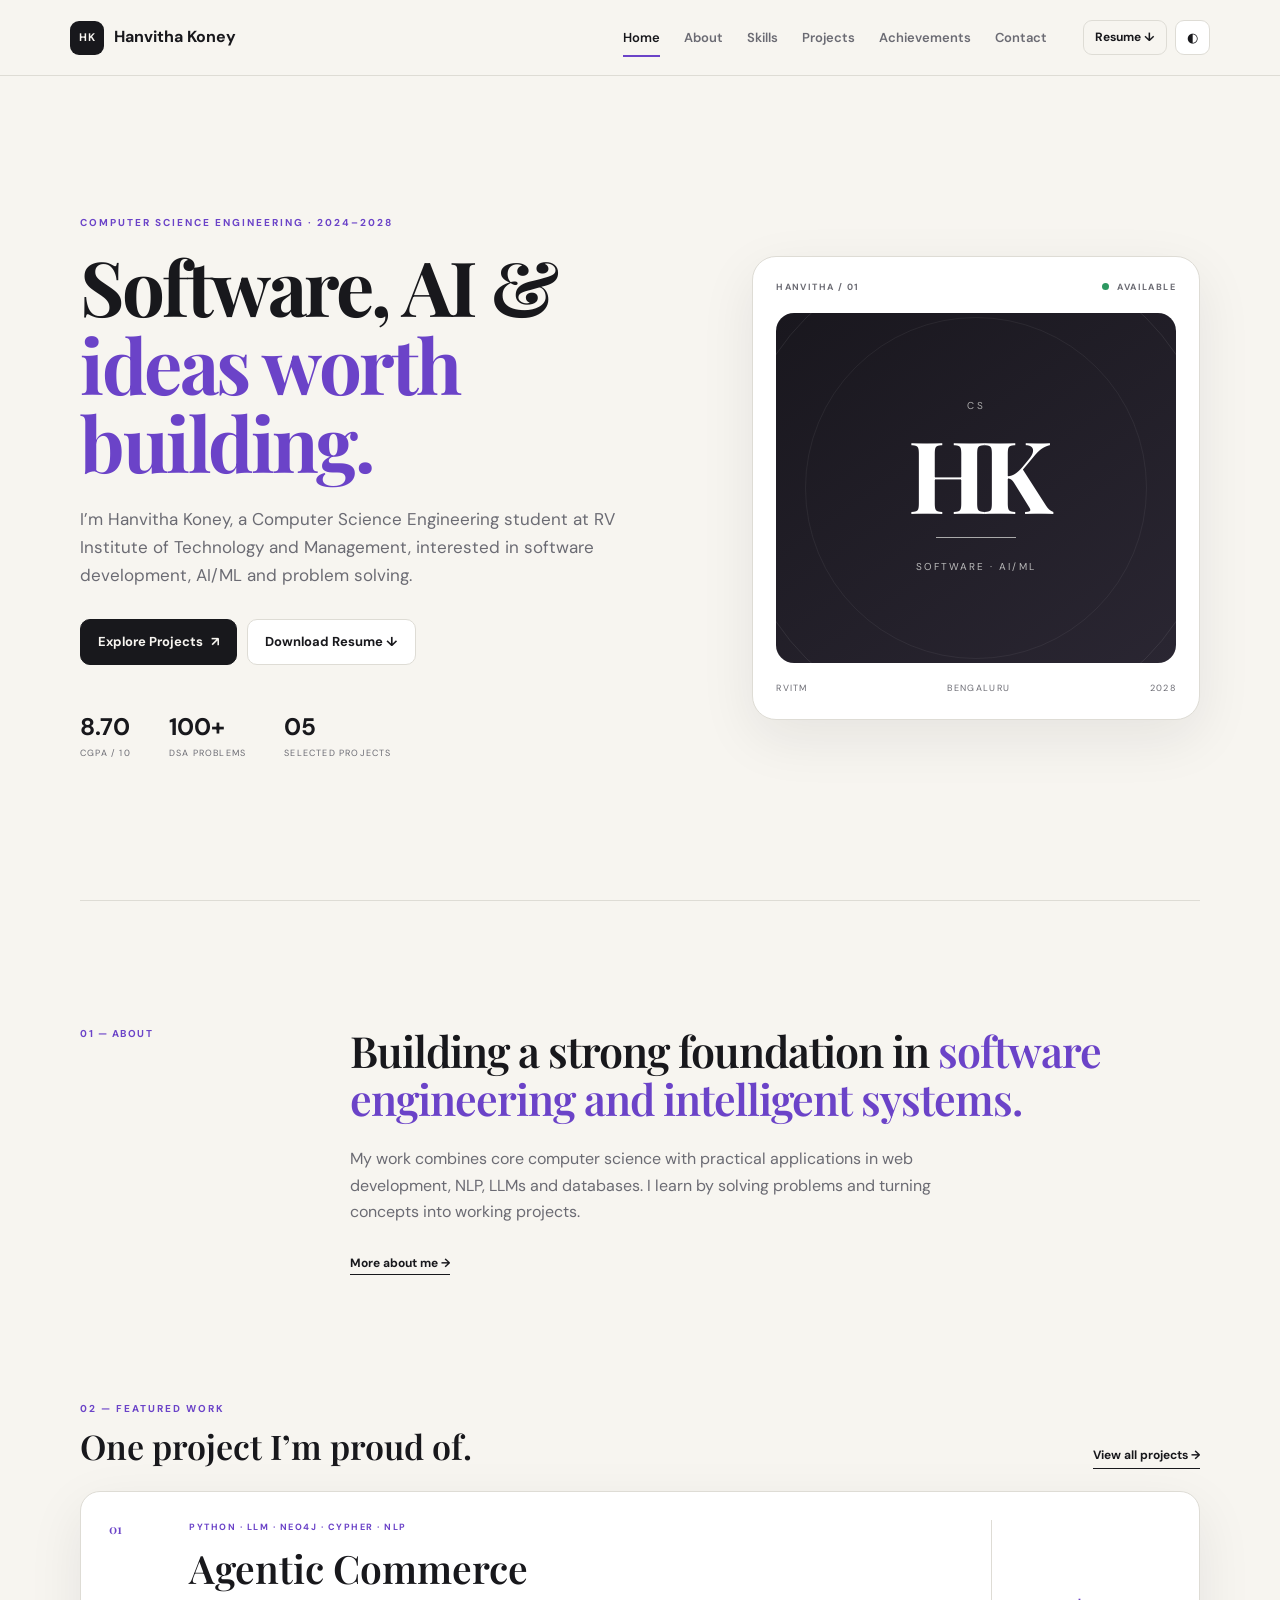
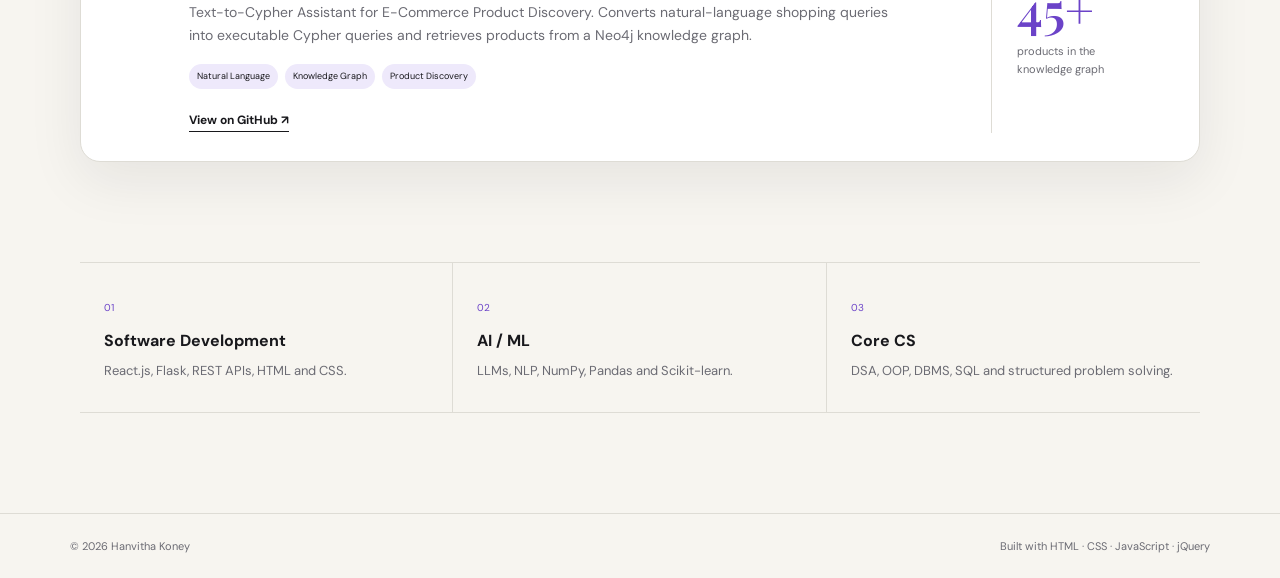
<file: index.html>
<!DOCTYPE html>
<html lang="en">
<head>
<meta charset="UTF-8">
<meta name="viewport" content="width=device-width, initial-scale=1.0">
<meta name="description" content="Hanvitha Koney — Computer Science Engineering student portfolio">
<title>Hanvitha Koney — Portfolio</title>
<link rel="preconnect" href="https://fonts.googleapis.com">
<link rel="preconnect" href="https://fonts.gstatic.com" crossorigin>
<link href="https://fonts.googleapis.com/css2?family=DM+Sans:wght@400;500;600;700&family=Playfair+Display:wght@600;700&display=swap" rel="stylesheet">
<link rel="stylesheet" href="css/style.css">
</head>
<body>
<header class="navbar">
  <a class="brand" href="index.html"><span class="brand-mark">HK</span><span>Hanvitha Koney</span></a>
  <button class="menu-btn" aria-label="Open navigation">☰</button>
  <nav class="nav-links">
    <a class="active" href="index.html">Home</a><a href="about.html">About</a><a href="skills.html">Skills</a>
    <a href="projects.html">Projects</a><a href="achievements.html">Achievements</a><a href="contact.html">Contact</a>
  </nav>
  <div class="nav-actions"><a class="resume-nav" href="Hanvitha_Koney_Resume.pdf" download>Resume ↓</a><button class="theme-btn" id="themeToggle" aria-label="Toggle theme">◐</button></div>
</header>

<main>
<section class="hero section">
  <div class="hero-copy reveal">
    <div class="eyebrow">COMPUTER SCIENCE ENGINEERING · 2024–2028</div>
    <h1>Software, AI & <span>ideas worth building.</span></h1>
    <p class="hero-text">I’m Hanvitha Koney, a Computer Science Engineering student at RV Institute of Technology and Management, interested in software development, AI/ML and problem solving.</p>
    <div class="hero-actions">
      <a class="btn primary" href="projects.html">Explore Projects <span>↗</span></a>
      <a class="btn ghost" href="Hanvitha_Koney_Resume.pdf" download>Download Resume ↓</a>
    </div>
    <div class="hero-metrics">
      <div><strong>8.70</strong><small>CGPA / 10</small></div>
      <div><strong>100+</strong><small>DSA Problems</small></div>
      <div><strong>05</strong><small>Selected Projects</small></div>
    </div>
  </div>

  <div class="hero-panel reveal delay-1">
    <div class="panel-top"><span>HANVITHA / 01</span><span class="live"><i></i> AVAILABLE</span></div>
    <div class="portrait">
      <div class="portrait-inner">
        <span class="portrait-label">CS</span>
        <span class="portrait-name">HK</span>
        <span class="portrait-line"></span>
        <span class="portrait-role">SOFTWARE · AI/ML</span>
      </div>
    </div>
    <div class="panel-bottom"><span>RVITM</span><span>BENGALURU</span><span>2028</span></div>
  </div>
</section>

<section class="section intro">
  <div class="intro-label reveal">01 — ABOUT</div>
  <div class="intro-content reveal delay-1">
    <h2>Building a strong foundation in <em>software engineering and intelligent systems.</em></h2>
    <p>My work combines core computer science with practical applications in web development, NLP, LLMs and databases. I learn by solving problems and turning concepts into working projects.</p>
    <a class="text-link" href="about.html">More about me →</a>
  </div>
</section>

<section class="section featured">
  <div class="section-head reveal"><div><div class="eyebrow">02 — FEATURED WORK</div><h2>One project I’m proud of.</h2></div><a class="text-link" href="projects.html">View all projects →</a></div>
  <article class="featured-project reveal">
    <div class="project-index">01</div>
    <div class="featured-main">
      <div class="project-meta">PYTHON · LLM · NEO4J · CYPHER · NLP</div>
      <h3>Agentic Commerce</h3>
      <p>Text-to-Cypher Assistant for E-Commerce Product Discovery. Converts natural-language shopping queries into executable Cypher queries and retrieves products from a Neo4j knowledge graph.</p>
      <div class="tags"><span>Natural Language</span><span>Knowledge Graph</span><span>Product Discovery</span></div>
      <a class="text-link" href="https://github.com/Hanviii/agentic-commerce" target="_blank">View on GitHub ↗</a>
    </div>
    <div class="featured-stat"><strong>45+</strong><span>products in the<br>knowledge graph</span></div>
  </article>
</section>

<section class="section mini-grid">
  <div class="mini-card reveal"><span>01</span><h3>Software Development</h3><p>React.js, Flask, REST APIs, HTML and CSS.</p></div>
  <div class="mini-card reveal delay-1"><span>02</span><h3>AI / ML</h3><p>LLMs, NLP, NumPy, Pandas and Scikit-learn.</p></div>
  <div class="mini-card reveal delay-2"><span>03</span><h3>Core CS</h3><p>DSA, OOP, DBMS, SQL and structured problem solving.</p></div>
</section>
</main>
<footer><span>© 2026 Hanvitha Koney</span><span>Built with HTML · CSS · JavaScript · jQuery</span></footer>
<script src="https://code.jquery.com/jquery-3.7.1.min.js"></script><script src="js/script.js"></script>
</body>
</html>
</file>
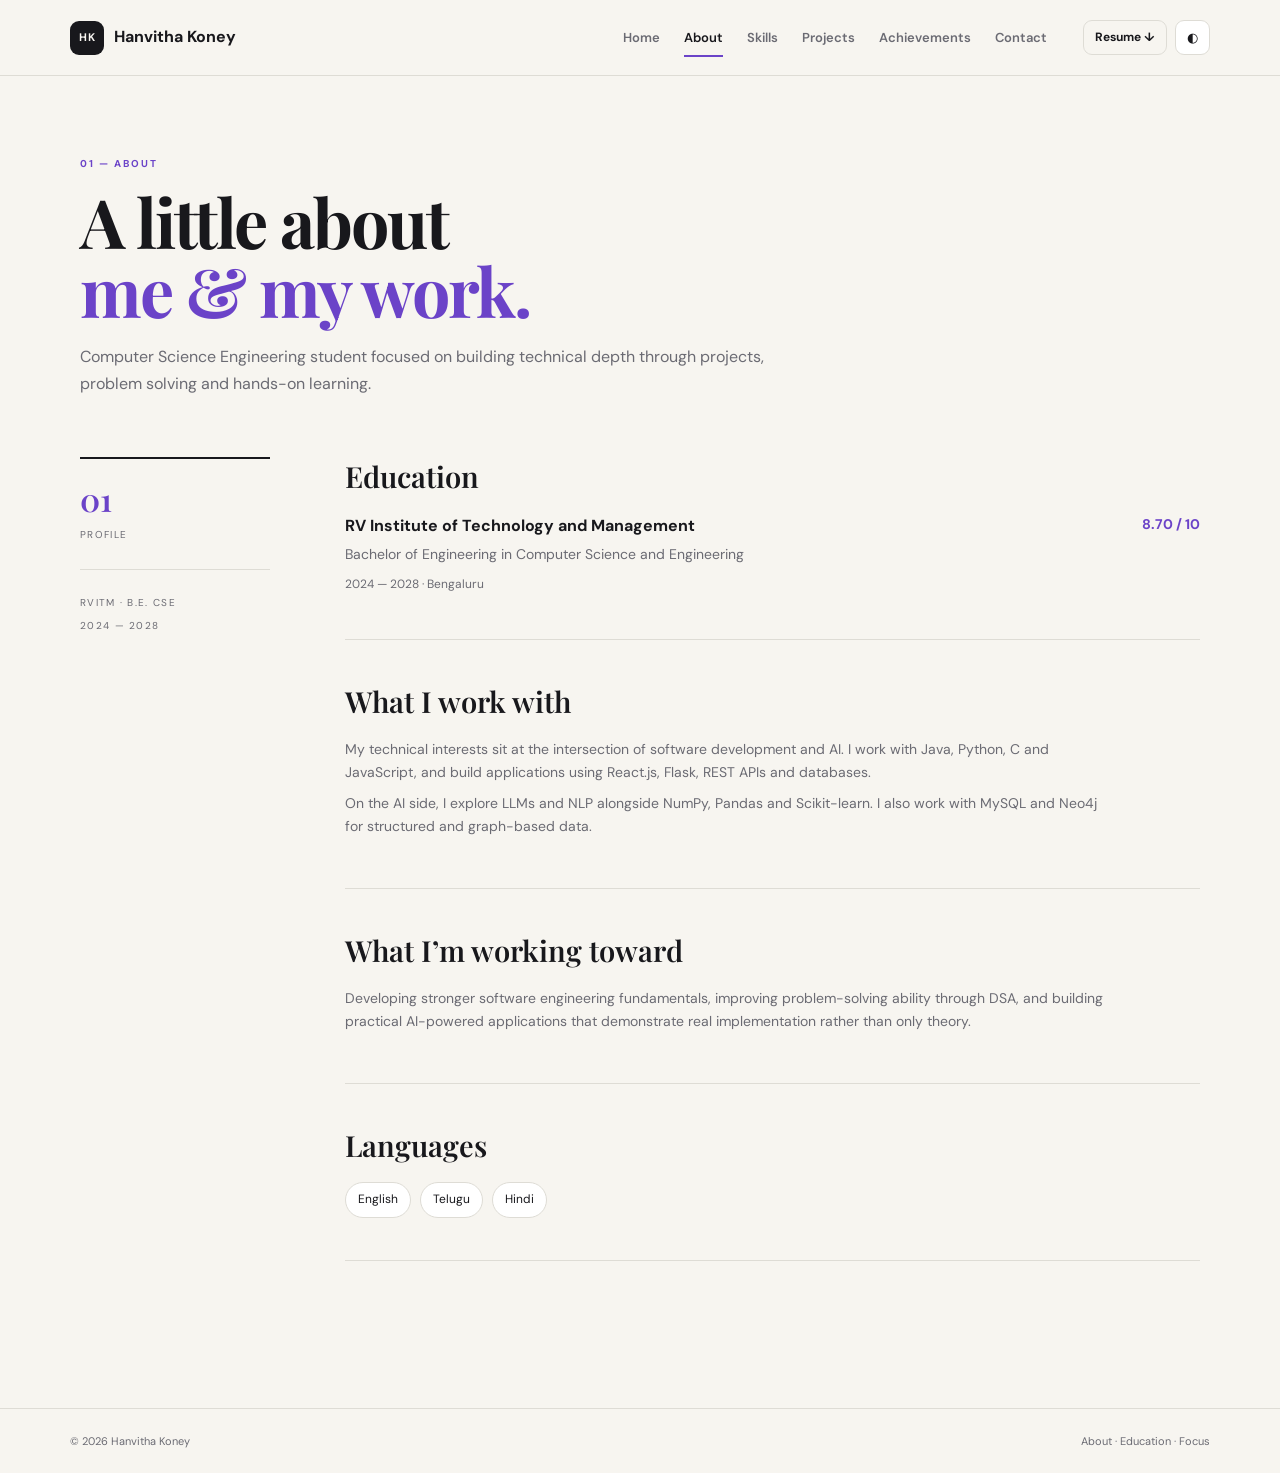
<file: about.html>
<!DOCTYPE html>
<html lang="en"><head>
<meta charset="UTF-8"><meta name="viewport" content="width=device-width, initial-scale=1.0">
<title>About — Hanvitha Koney</title>
<link rel="preconnect" href="https://fonts.googleapis.com"><link rel="preconnect" href="https://fonts.gstatic.com" crossorigin>
<link href="https://fonts.googleapis.com/css2?family=DM+Sans:wght@400;500;600;700&family=Playfair+Display:wght@600;700&display=swap" rel="stylesheet">
<link rel="stylesheet" href="css/style.css"></head>
<body>
<header class="navbar"><a class="brand" href="index.html"><span class="brand-mark">HK</span><span>Hanvitha Koney</span></a><button class="menu-btn">☰</button>
<nav class="nav-links"><a href="index.html">Home</a><a class="active" href="about.html">About</a><a href="skills.html">Skills</a><a href="projects.html">Projects</a><a href="achievements.html">Achievements</a><a href="contact.html">Contact</a></nav>
<div class="nav-actions"><a class="resume-nav" href="Hanvitha_Koney_Resume.pdf" download>Resume ↓</a><button class="theme-btn" id="themeToggle">◐</button></div></header>
<main class="page section">
<div class="page-title reveal"><div class="eyebrow">01 — ABOUT</div><h1>A little about<br><span>me & my work.</span></h1><p>Computer Science Engineering student focused on building technical depth through projects, problem solving and hands-on learning.</p></div>
<div class="about-layout">
<div class="about-sidebar reveal"><div class="number">01</div><p>PROFILE</p><div class="side-rule"></div><p>RVITM · B.E. CSE</p><p>2024 — 2028</p></div>
<div class="about-body">
<div class="about-section reveal"><h2>Education</h2><div class="info-row"><div><h3>RV Institute of Technology and Management</h3><p>Bachelor of Engineering in Computer Science and Engineering</p></div><strong>8.70 / 10</strong></div><span class="muted">2024 — 2028 · Bengaluru</span></div>
<div class="about-section reveal"><h2>What I work with</h2><p>My technical interests sit at the intersection of software development and AI. I work with Java, Python, C and JavaScript, and build applications using React.js, Flask, REST APIs and databases.</p><p>On the AI side, I explore LLMs and NLP alongside NumPy, Pandas and Scikit-learn. I also work with MySQL and Neo4j for structured and graph-based data.</p></div>
<div class="about-section reveal"><h2>What I’m working toward</h2><p>Developing stronger software engineering fundamentals, improving problem-solving ability through DSA, and building practical AI-powered applications that demonstrate real implementation rather than only theory.</p></div>
<div class="about-section reveal"><h2>Languages</h2><div class="language-row"><span>English</span><span>Telugu</span><span>Hindi</span></div></div>
</div></div>
</main>
<footer><span>© 2026 Hanvitha Koney</span><span>About · Education · Focus</span></footer>
<script src="https://code.jquery.com/jquery-3.7.1.min.js"></script><script src="js/script.js"></script></body></html>
</file>
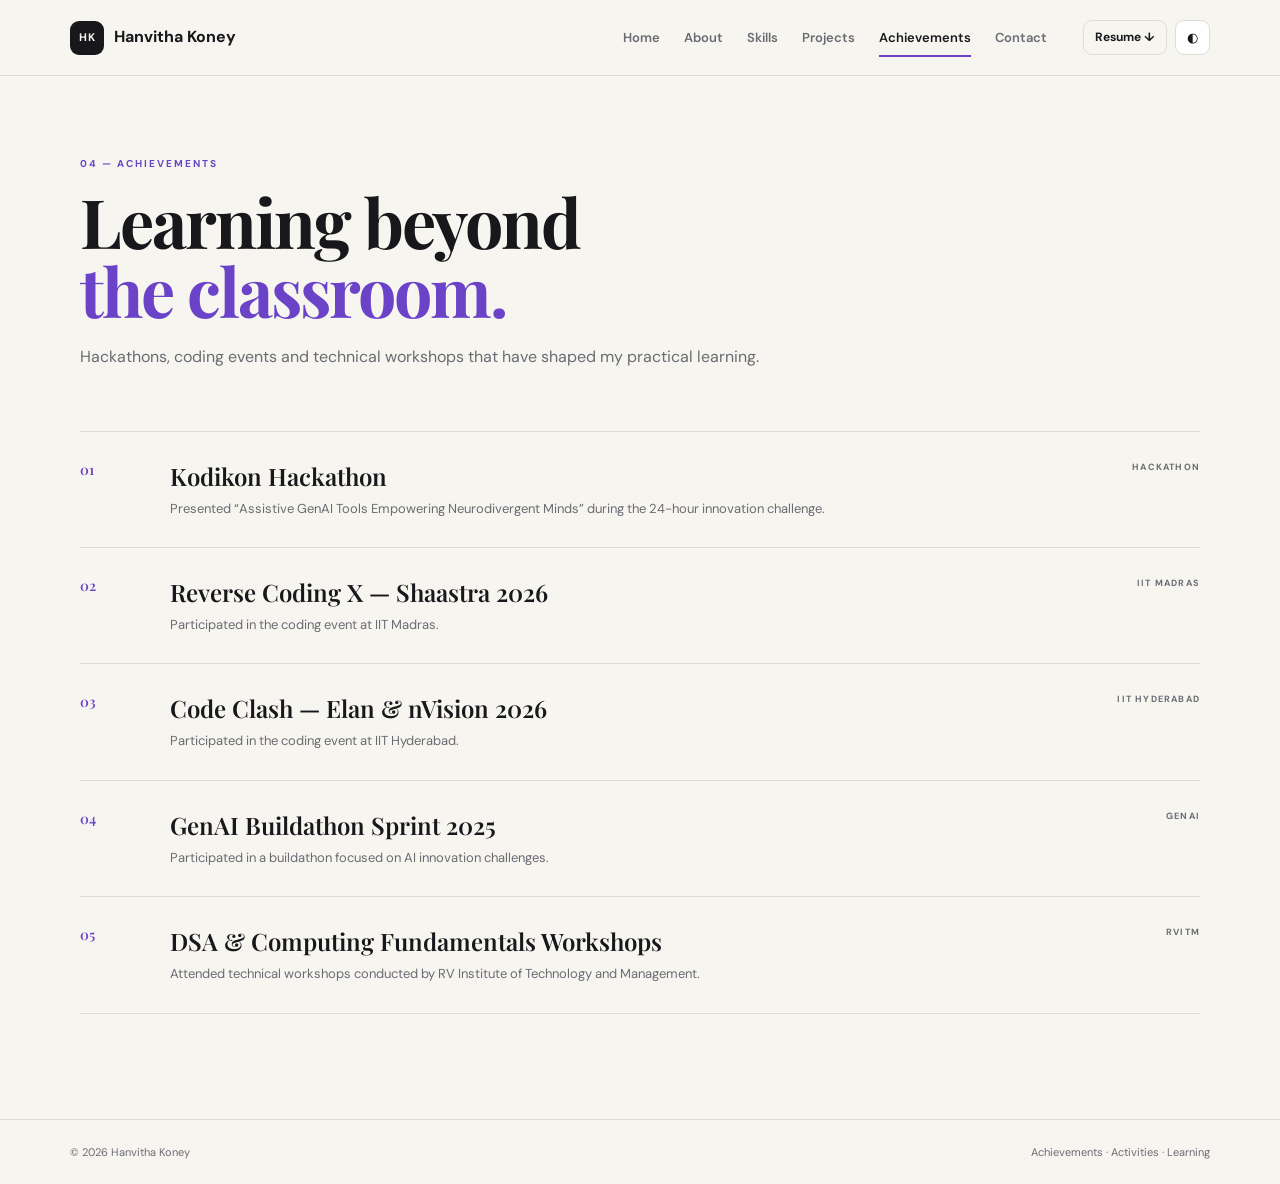
<file: achievements.html>
<!DOCTYPE html>
<html lang="en"><head>
<meta charset="UTF-8"><meta name="viewport" content="width=device-width, initial-scale=1.0">
<title>Achievements — Hanvitha Koney</title>
<link rel="preconnect" href="https://fonts.googleapis.com"><link rel="preconnect" href="https://fonts.gstatic.com" crossorigin>
<link href="https://fonts.googleapis.com/css2?family=DM+Sans:wght@400;500;600;700&family=Playfair+Display:wght@600;700&display=swap" rel="stylesheet">
<link rel="stylesheet" href="css/style.css"></head>
<body>
<header class="navbar"><a class="brand" href="index.html"><span class="brand-mark">HK</span><span>Hanvitha Koney</span></a><button class="menu-btn">☰</button>
<nav class="nav-links"><a href="index.html">Home</a><a href="about.html">About</a><a href="skills.html">Skills</a><a href="projects.html">Projects</a><a class="active" href="achievements.html">Achievements</a><a href="contact.html">Contact</a></nav>
<div class="nav-actions"><a class="resume-nav" href="Hanvitha_Koney_Resume.pdf" download>Resume ↓</a><button class="theme-btn" id="themeToggle">◐</button></div></header>
<main class="page section">
<div class="page-title reveal"><div class="eyebrow">04 — ACHIEVEMENTS</div><h1>Learning beyond<br><span>the classroom.</span></h1><p>Hackathons, coding events and technical workshops that have shaped my practical learning.</p></div>
<div class="timeline">
<article class="achievement reveal"><span class="achievement-no">01</span><div><h2>Kodikon Hackathon</h2><p>Presented “Assistive GenAI Tools Empowering Neurodivergent Minds” during the 24-hour innovation challenge.</p></div><span class="year">HACKATHON</span></article>
<article class="achievement reveal"><span class="achievement-no">02</span><div><h2>Reverse Coding X — Shaastra 2026</h2><p>Participated in the coding event at IIT Madras.</p></div><span class="year">IIT MADRAS</span></article>
<article class="achievement reveal"><span class="achievement-no">03</span><div><h2>Code Clash — Elan & nVision 2026</h2><p>Participated in the coding event at IIT Hyderabad.</p></div><span class="year">IIT HYDERABAD</span></article>
<article class="achievement reveal"><span class="achievement-no">04</span><div><h2>GenAI Buildathon Sprint 2025</h2><p>Participated in a buildathon focused on AI innovation challenges.</p></div><span class="year">GENAI</span></article>
<article class="achievement reveal"><span class="achievement-no">05</span><div><h2>DSA & Computing Fundamentals Workshops</h2><p>Attended technical workshops conducted by RV Institute of Technology and Management.</p></div><span class="year">RVITM</span></article>
</div>
</main>
<footer><span>© 2026 Hanvitha Koney</span><span>Achievements · Activities · Learning</span></footer>
<script src="https://code.jquery.com/jquery-3.7.1.min.js"></script><script src="js/script.js"></script></body></html>
</file>
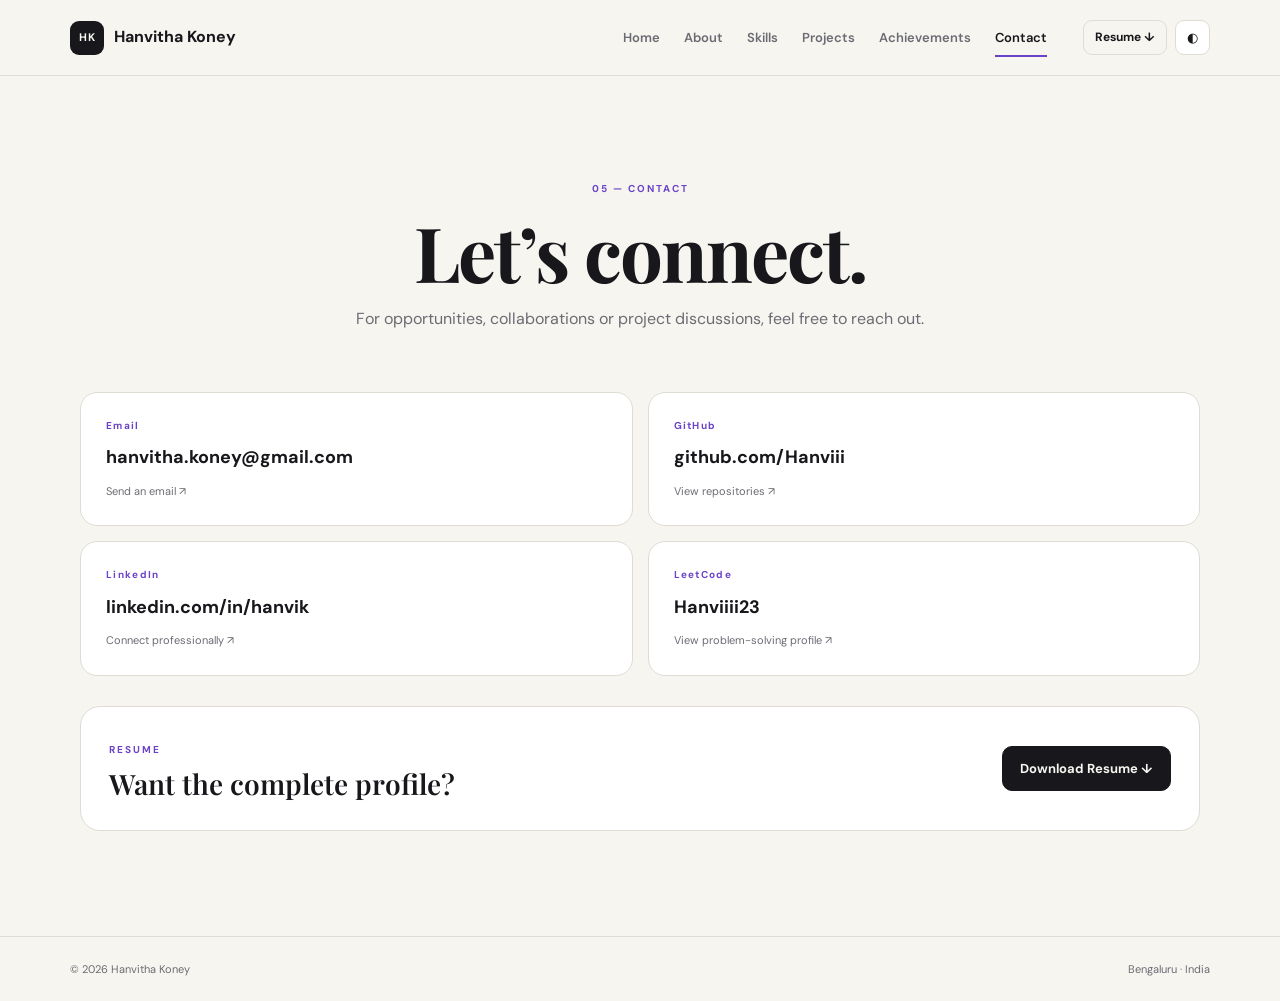
<file: contact.html>
<!DOCTYPE html>
<html lang="en"><head>
<meta charset="UTF-8"><meta name="viewport" content="width=device-width, initial-scale=1.0">
<title>Contact — Hanvitha Koney</title>
<link rel="preconnect" href="https://fonts.googleapis.com"><link rel="preconnect" href="https://fonts.gstatic.com" crossorigin>
<link href="https://fonts.googleapis.com/css2?family=DM+Sans:wght@400;500;600;700&family=Playfair+Display:wght@600;700&display=swap" rel="stylesheet">
<link rel="stylesheet" href="css/style.css"></head>
<body>
<header class="navbar"><a class="brand" href="index.html"><span class="brand-mark">HK</span><span>Hanvitha Koney</span></a><button class="menu-btn">☰</button>
<nav class="nav-links"><a href="index.html">Home</a><a href="about.html">About</a><a href="skills.html">Skills</a><a href="projects.html">Projects</a><a href="achievements.html">Achievements</a><a class="active" href="contact.html">Contact</a></nav>
<div class="nav-actions"><a class="resume-nav" href="Hanvitha_Koney_Resume.pdf" download>Resume ↓</a><button class="theme-btn" id="themeToggle">◐</button></div></header>
<main class="contact-page section">
<div class="contact-copy reveal"><div class="eyebrow">05 — CONTACT</div><h1>Let’s connect.</h1><p>For opportunities, collaborations or project discussions, feel free to reach out.</p></div>
<div class="contact-grid">
<a class="contact-card reveal" href="mailto:hanvitha.koney@gmail.com"><span>Email</span><strong>hanvitha.koney@gmail.com</strong><small>Send an email ↗</small></a>
<a class="contact-card reveal delay-1" href="https://github.com/Hanviii" target="_blank"><span>GitHub</span><strong>github.com/Hanviii</strong><small>View repositories ↗</small></a>
<a class="contact-card reveal delay-2" href="https://linkedin.com/in/hanvik" target="_blank"><span>LinkedIn</span><strong>linkedin.com/in/hanvik</strong><small>Connect professionally ↗</small></a>
<a class="contact-card reveal" href="https://leetcode.com/u/Hanviiii23/" target="_blank"><span>LeetCode</span><strong>Hanviiii23</strong><small>View problem-solving profile ↗</small></a>
</div>
<div class="download-panel reveal"><div><span class="eyebrow">RESUME</span><h2>Want the complete profile?</h2></div><a class="btn primary" href="Hanvitha_Koney_Resume.pdf" download>Download Resume ↓</a></div>
</main>
<footer><span>© 2026 Hanvitha Koney</span><span>Bengaluru · India</span></footer>
<script src="https://code.jquery.com/jquery-3.7.1.min.js"></script><script src="js/script.js"></script></body></html>
</file>
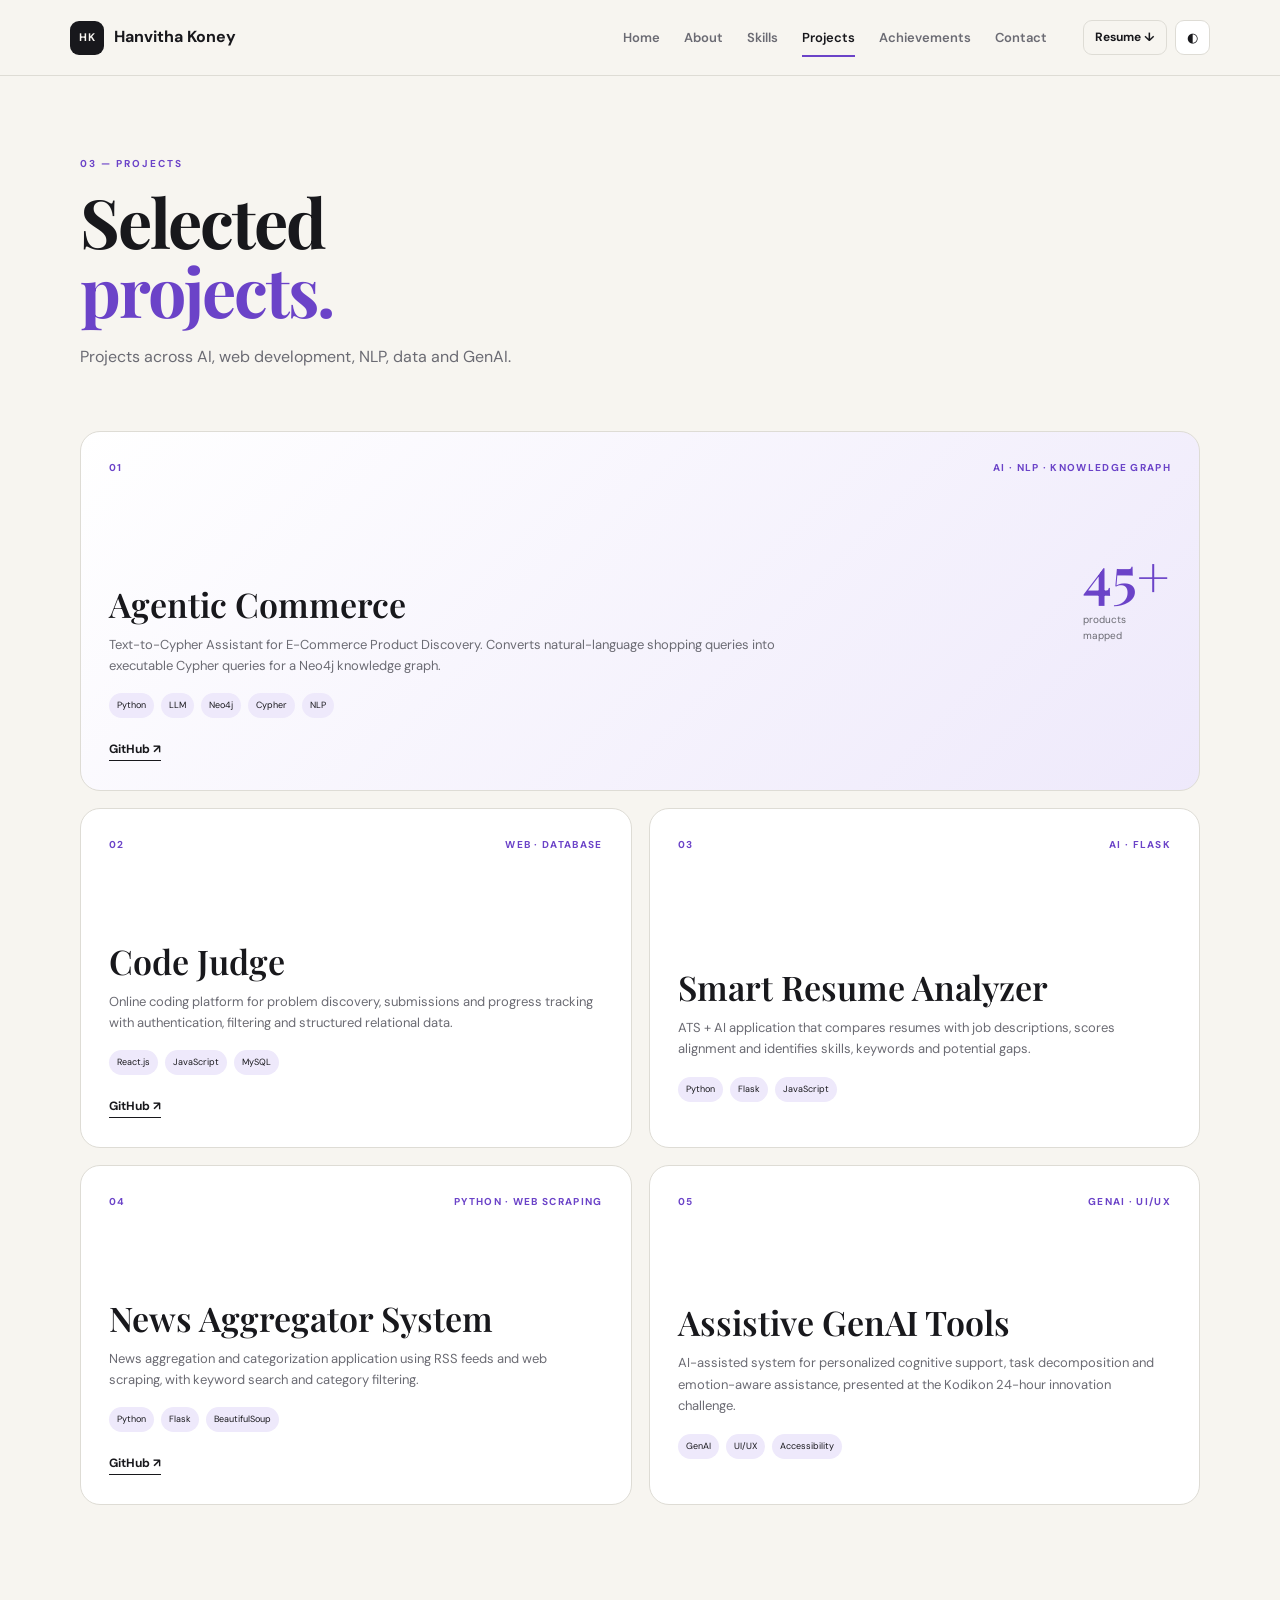
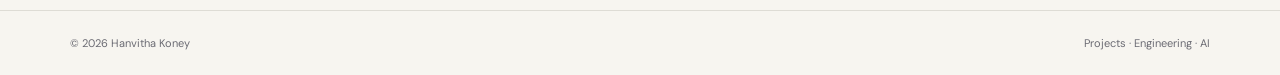
<file: projects.html>
<!DOCTYPE html>
<html lang="en"><head>
<meta charset="UTF-8"><meta name="viewport" content="width=device-width, initial-scale=1.0">
<title>Projects — Hanvitha Koney</title>
<link rel="preconnect" href="https://fonts.googleapis.com"><link rel="preconnect" href="https://fonts.gstatic.com" crossorigin>
<link href="https://fonts.googleapis.com/css2?family=DM+Sans:wght@400;500;600;700&family=Playfair+Display:wght@600;700&display=swap" rel="stylesheet">
<link rel="stylesheet" href="css/style.css"></head>
<body>
<header class="navbar"><a class="brand" href="index.html"><span class="brand-mark">HK</span><span>Hanvitha Koney</span></a><button class="menu-btn">☰</button>
<nav class="nav-links"><a href="index.html">Home</a><a href="about.html">About</a><a href="skills.html">Skills</a><a class="active" href="projects.html">Projects</a><a href="achievements.html">Achievements</a><a href="contact.html">Contact</a></nav>
<div class="nav-actions"><a class="resume-nav" href="Hanvitha_Koney_Resume.pdf" download>Resume ↓</a><button class="theme-btn" id="themeToggle">◐</button></div></header>
<main class="page section">
<div class="page-title reveal"><div class="eyebrow">03 — PROJECTS</div><h1>Selected<br><span>projects.</span></h1><p>Projects across AI, web development, NLP, data and GenAI.</p></div>
<div class="project-grid">
<article class="project-card featured reveal"><div class="project-top"><span>01</span><span>AI · NLP · KNOWLEDGE GRAPH</span></div><div class="project-content"><h2>Agentic Commerce</h2><p>Text-to-Cypher Assistant for E-Commerce Product Discovery. Converts natural-language shopping queries into executable Cypher queries for a Neo4j knowledge graph.</p><div class="tags"><span>Python</span><span>LLM</span><span>Neo4j</span><span>Cypher</span><span>NLP</span></div><a class="text-link" href="https://github.com/Hanviii/agentic-commerce" target="_blank">GitHub ↗</a></div><div class="project-count"><strong>45+</strong><span>products<br>mapped</span></div></article>
<article class="project-card reveal"><div class="project-top"><span>02</span><span>WEB · DATABASE</span></div><div class="project-content"><h2>Code Judge</h2><p>Online coding platform for problem discovery, submissions and progress tracking with authentication, filtering and structured relational data.</p><div class="tags"><span>React.js</span><span>JavaScript</span><span>MySQL</span></div><a class="text-link" href="https://github.com/Hanviii/code-judge" target="_blank">GitHub ↗</a></div></article>
<article class="project-card reveal"><div class="project-top"><span>03</span><span>AI · FLASK</span></div><div class="project-content"><h2>Smart Resume Analyzer</h2><p>ATS + AI application that compares resumes with job descriptions, scores alignment and identifies skills, keywords and potential gaps.</p><div class="tags"><span>Python</span><span>Flask</span><span>JavaScript</span></div></div></article>
<article class="project-card reveal"><div class="project-top"><span>04</span><span>PYTHON · WEB SCRAPING</span></div><div class="project-content"><h2>News Aggregator System</h2><p>News aggregation and categorization application using RSS feeds and web scraping, with keyword search and category filtering.</p><div class="tags"><span>Python</span><span>Flask</span><span>BeautifulSoup</span></div><a class="text-link" href="https://github.com/hanvi27/news-aggregator" target="_blank">GitHub ↗</a></div></article>
<article class="project-card reveal"><div class="project-top"><span>05</span><span>GENAI · UI/UX</span></div><div class="project-content"><h2>Assistive GenAI Tools</h2><p>AI-assisted system for personalized cognitive support, task decomposition and emotion-aware assistance, presented at the Kodikon 24-hour innovation challenge.</p><div class="tags"><span>GenAI</span><span>UI/UX</span><span>Accessibility</span></div></div></article>
</div>
</main>
<footer><span>© 2026 Hanvitha Koney</span><span>Projects · Engineering · AI</span></footer>
<script src="https://code.jquery.com/jquery-3.7.1.min.js"></script><script src="js/script.js"></script></body></html>
</file>
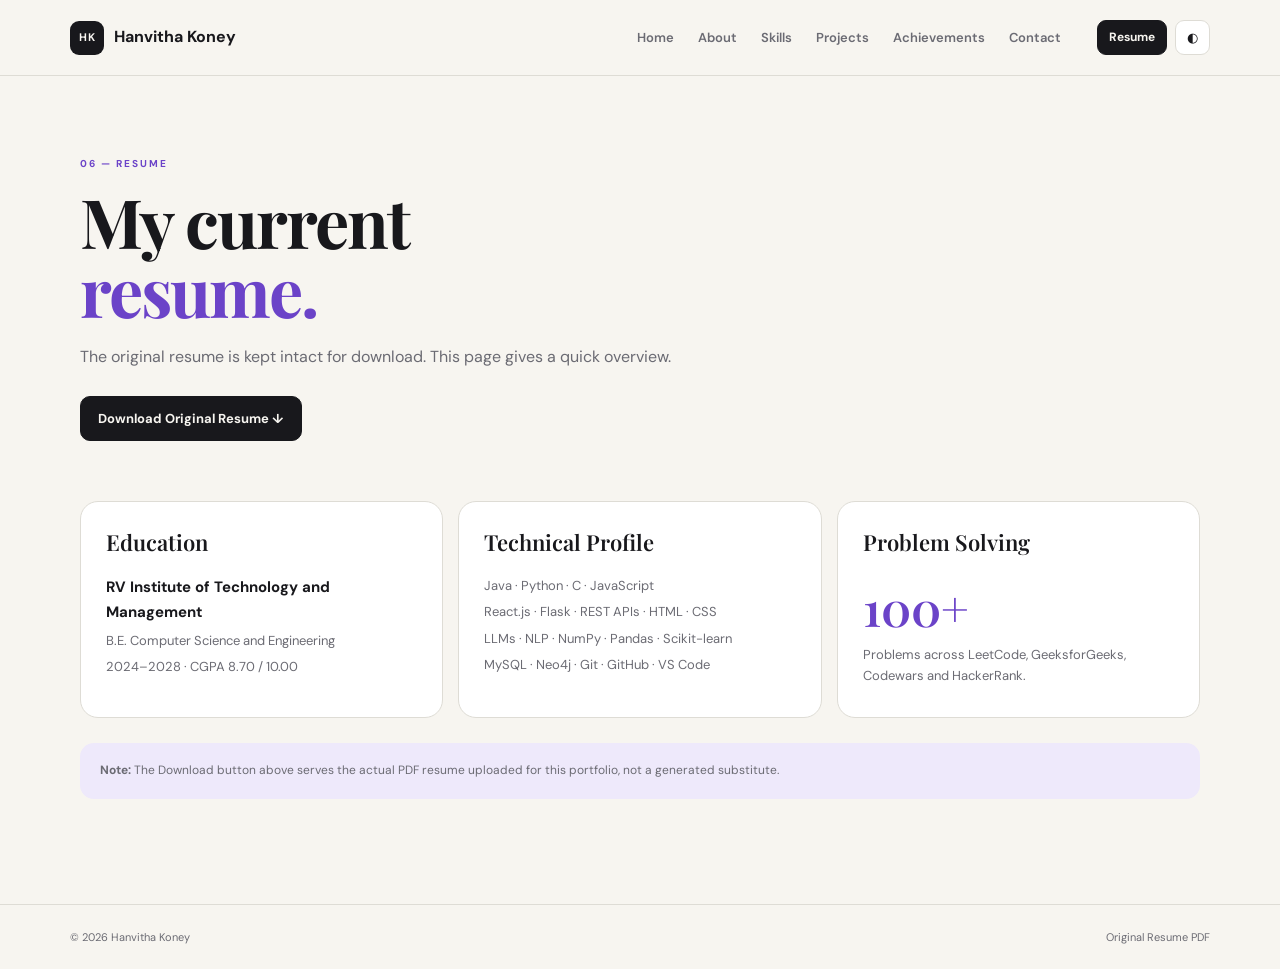
<file: resume.html>
<!DOCTYPE html>
<html lang="en"><head>
<meta charset="UTF-8"><meta name="viewport" content="width=device-width, initial-scale=1.0">
<title>Resume — Hanvitha Koney</title>
<link rel="preconnect" href="https://fonts.googleapis.com"><link rel="preconnect" href="https://fonts.gstatic.com" crossorigin>
<link href="https://fonts.googleapis.com/css2?family=DM+Sans:wght@400;500;600;700&family=Playfair+Display:wght@600;700&display=swap" rel="stylesheet">
<link rel="stylesheet" href="css/style.css"></head>
<body>
<header class="navbar"><a class="brand" href="index.html"><span class="brand-mark">HK</span><span>Hanvitha Koney</span></a><button class="menu-btn">☰</button>
<nav class="nav-links"><a href="index.html">Home</a><a href="about.html">About</a><a href="skills.html">Skills</a><a href="projects.html">Projects</a><a href="achievements.html">Achievements</a><a href="contact.html">Contact</a></nav>
<div class="nav-actions"><a class="resume-nav active-resume" href="resume.html">Resume</a><button class="theme-btn" id="themeToggle">◐</button></div></header>
<main class="page section">
<div class="page-title reveal"><div class="eyebrow">06 — RESUME</div><h1>My current<br><span>resume.</span></h1><p>The original resume is kept intact for download. This page gives a quick overview.</p><a class="btn primary" href="Hanvitha_Koney_Resume.pdf" download>Download Original Resume ↓</a></div>
<div class="resume-summary">
<div class="resume-column reveal"><h2>Education</h2><h3>RV Institute of Technology and Management</h3><p>B.E. Computer Science and Engineering</p><p class="muted">2024–2028 · CGPA 8.70 / 10.00</p></div>
<div class="resume-column reveal"><h2>Technical Profile</h2><p>Java · Python · C · JavaScript</p><p>React.js · Flask · REST APIs · HTML · CSS</p><p>LLMs · NLP · NumPy · Pandas · Scikit-learn</p><p>MySQL · Neo4j · Git · GitHub · VS Code</p></div>
<div class="resume-column reveal"><h2>Problem Solving</h2><p class="big-number">100+</p><p class="muted">Problems across LeetCode, GeeksforGeeks, Codewars and HackerRank.</p></div>
</div>
<div class="resume-note reveal"><strong>Note:</strong> The Download button above serves the actual PDF resume uploaded for this portfolio, not a generated substitute.</div>
</main>
<footer><span>© 2026 Hanvitha Koney</span><span>Original Resume PDF</span></footer>
<script src="https://code.jquery.com/jquery-3.7.1.min.js"></script><script src="js/script.js"></script></body></html>
</file>
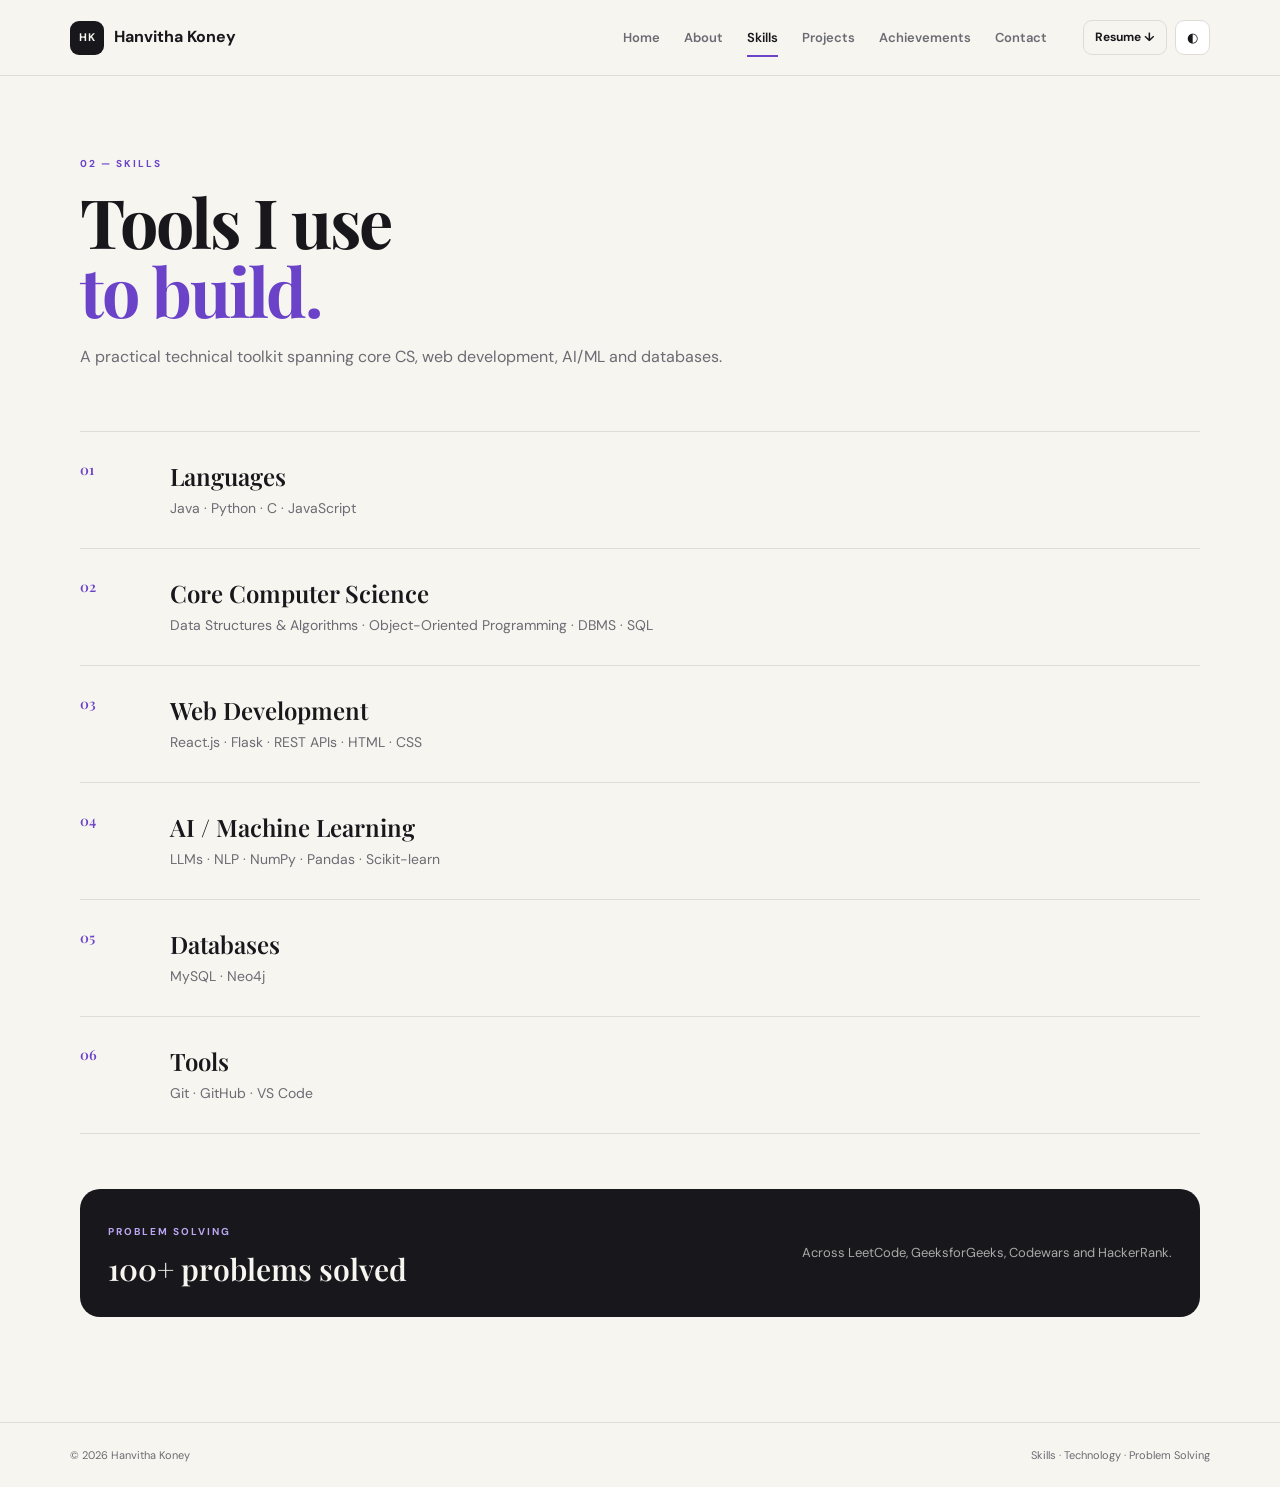
<file: skills.html>
<!DOCTYPE html>
<html lang="en"><head>
<meta charset="UTF-8"><meta name="viewport" content="width=device-width, initial-scale=1.0">
<title>Skills — Hanvitha Koney</title>
<link rel="preconnect" href="https://fonts.googleapis.com"><link rel="preconnect" href="https://fonts.gstatic.com" crossorigin>
<link href="https://fonts.googleapis.com/css2?family=DM+Sans:wght@400;500;600;700&family=Playfair+Display:wght@600;700&display=swap" rel="stylesheet">
<link rel="stylesheet" href="css/style.css"></head>
<body>
<header class="navbar"><a class="brand" href="index.html"><span class="brand-mark">HK</span><span>Hanvitha Koney</span></a><button class="menu-btn">☰</button>
<nav class="nav-links"><a href="index.html">Home</a><a href="about.html">About</a><a class="active" href="skills.html">Skills</a><a href="projects.html">Projects</a><a href="achievements.html">Achievements</a><a href="contact.html">Contact</a></nav>
<div class="nav-actions"><a class="resume-nav" href="Hanvitha_Koney_Resume.pdf" download>Resume ↓</a><button class="theme-btn" id="themeToggle">◐</button></div></header>
<main class="page section">
<div class="page-title reveal"><div class="eyebrow">02 — SKILLS</div><h1>Tools I use<br><span>to build.</span></h1><p>A practical technical toolkit spanning core CS, web development, AI/ML and databases.</p></div>
<div class="skills-list">
<article class="skill-row reveal"><div class="skill-num">01</div><div><h2>Languages</h2><p>Java · Python · C · JavaScript</p></div></article>
<article class="skill-row reveal"><div class="skill-num">02</div><div><h2>Core Computer Science</h2><p>Data Structures & Algorithms · Object-Oriented Programming · DBMS · SQL</p></div></article>
<article class="skill-row reveal"><div class="skill-num">03</div><div><h2>Web Development</h2><p>React.js · Flask · REST APIs · HTML · CSS</p></div></article>
<article class="skill-row reveal"><div class="skill-num">04</div><div><h2>AI / Machine Learning</h2><p>LLMs · NLP · NumPy · Pandas · Scikit-learn</p></div></article>
<article class="skill-row reveal"><div class="skill-num">05</div><div><h2>Databases</h2><p>MySQL · Neo4j</p></div></article>
<article class="skill-row reveal"><div class="skill-num">06</div><div><h2>Tools</h2><p>Git · GitHub · VS Code</p></div></article>
</div>
<div class="problem-banner reveal"><div><span class="eyebrow">PROBLEM SOLVING</span><h2>100+ problems solved</h2></div><p>Across LeetCode, GeeksforGeeks, Codewars and HackerRank.</p></div>
</main>
<footer><span>© 2026 Hanvitha Koney</span><span>Skills · Technology · Problem Solving</span></footer>
<script src="https://code.jquery.com/jquery-3.7.1.min.js"></script><script src="js/script.js"></script></body></html>
</file>
<file: css/style.css>
:root{
--bg:#f7f5f0;--surface:#fff;--ink:#18181c;--muted:#6b6b73;--line:#dedcd5;--accent:#6b43c8;--accent-soft:#eee9fb;--green:#2d9861;--shadow:0 18px 55px rgba(26,20,40,.08)
}
[data-theme="dark"]{--bg:#101014;--surface:#18181e;--ink:#f6f4f8;--muted:#aaa7b1;--line:#2e2d35;--accent:#a78bfa;--accent-soft:#2b2340;--shadow:0 18px 55px rgba(0,0,0,.32)}
*{box-sizing:border-box;margin:0;padding:0}
html{scroll-behavior:smooth}
body{font-family:"DM Sans",sans-serif;background:var(--bg);color:var(--ink);line-height:1.65}
a{color:inherit;text-decoration:none}
.navbar{height:76px;padding:0 5.5vw;border-bottom:1px solid var(--line);display:flex;align-items:center;gap:24px;position:sticky;top:0;z-index:30;background:color-mix(in srgb,var(--bg) 92%,transparent);backdrop-filter:blur(15px)}
.brand{display:flex;align-items:center;gap:10px;font-weight:700;white-space:nowrap;margin-right:auto}.brand-mark{width:34px;height:34px;border-radius:9px;background:var(--ink);color:var(--bg);display:grid;place-items:center;font-size:11px;letter-spacing:.5px}
.nav-links{display:flex;gap:24px;font-size:13px;font-weight:600}.nav-links a{color:var(--muted);position:relative}.nav-links a:hover,.nav-links a.active{color:var(--ink)}.nav-links a.active:after{content:"";position:absolute;left:0;right:0;bottom:-9px;height:2px;background:var(--accent)}
.nav-actions{display:flex;align-items:center;gap:8px;margin-left:12px}.resume-nav{font-size:12px;font-weight:700;border:1px solid var(--line);padding:7px 11px;border-radius:9px}.active-resume{background:var(--ink);color:var(--bg);border-color:var(--ink)}
.theme-btn,.menu-btn{border:1px solid var(--line);background:var(--surface);color:var(--ink);border-radius:9px;width:35px;height:35px;cursor:pointer}.menu-btn{display:none}
.section{width:min(1120px,88%);margin:auto}
.hero{min-height:calc(100vh - 76px);display:grid;grid-template-columns:1.12fr .88fr;gap:8vw;align-items:center;padding:65px 0}
.eyebrow{font-size:10px;letter-spacing:2px;font-weight:700;color:var(--accent)}
.hero h1{font:700 clamp(46px,6vw,76px)/1.02 "Playfair Display",serif;letter-spacing:-2.5px;margin-top:16px;max-width:760px}.hero h1 span,.page-title h1 span{color:var(--accent)}
.hero-text{max-width:650px;color:var(--muted);font-size:17px;margin:25px 0 30px}.hero-actions{display:flex;gap:10px;flex-wrap:wrap}.btn{display:inline-flex;align-items:center;gap:8px;padding:11px 17px;border-radius:10px;border:1px solid var(--line);font-size:13px;font-weight:700;cursor:pointer}.btn.primary{background:var(--ink);color:var(--bg);border-color:var(--ink)}.btn.ghost{background:var(--surface)}
.hero-metrics{display:flex;gap:38px;margin-top:42px}.hero-metrics div{display:flex;flex-direction:column}.hero-metrics strong{font-size:24px}.hero-metrics small{font-size:9px;letter-spacing:1.2px;color:var(--muted);text-transform:uppercase}
.hero-panel{border:1px solid var(--line);background:var(--surface);border-radius:24px;padding:23px;box-shadow:var(--shadow)}.panel-top,.panel-bottom{display:flex;justify-content:space-between;align-items:center}.panel-top{font-size:9px;letter-spacing:1.4px;color:var(--muted);font-weight:700}.live{color:var(--muted)}.live i{display:inline-block;width:7px;height:7px;border-radius:50%;background:var(--green);margin-right:5px}
.portrait{height:350px;margin:18px 0;border-radius:18px;background:linear-gradient(145deg,#19171e,#2a2632);display:grid;place-items:center;position:relative;overflow:hidden}.portrait:before{content:"";position:absolute;width:480px;height:480px;border:1px solid rgba(255,255,255,.08);border-radius:50%}.portrait:after{content:"";position:absolute;width:340px;height:340px;border:1px solid rgba(255,255,255,.06);border-radius:50%}.portrait-inner{text-align:center;color:#fff;position:relative;z-index:2}.portrait-label{display:block;font-size:10px;letter-spacing:3px;color:#aaa;margin-bottom:18px}.portrait-name{display:block;font:700 100px/.8 "Playfair Display";letter-spacing:-7px}.portrait-line{display:block;width:80px;height:1px;background:#aaa;margin:24px auto 14px}.portrait-role{font-size:10px;letter-spacing:2px;color:#bbb}.panel-bottom{font-size:9px;letter-spacing:1.3px;color:var(--muted)}
.intro{display:grid;grid-template-columns:180px 1fr;gap:7vw;padding:125px 0;border-top:1px solid var(--line)}.intro-label{font-size:10px;letter-spacing:1.5px;color:var(--accent);font-weight:700}.intro-content{max-width:760px}.intro-content h2{font:600 43px/1.12 "Playfair Display";letter-spacing:-1px}.intro-content em{font-style:normal;color:var(--accent)}.intro-content p{color:var(--muted);font-size:16px;max-width:650px;margin:24px 0}.text-link{font-size:12px;font-weight:700;border-bottom:1px solid currentColor;padding-bottom:3px}.text-link:hover{color:var(--accent)}
.featured{padding-bottom:100px}.section-head{display:flex;justify-content:space-between;align-items:end;margin-bottom:22px}.section-head h2{font:600 34px "Playfair Display";margin-top:6px}.featured-project{display:grid;grid-template-columns:60px 1fr 180px;gap:20px;border:1px solid var(--line);background:var(--surface);border-radius:20px;padding:28px;box-shadow:var(--shadow)}.project-index{font:600 13px "Playfair Display";color:var(--accent)}.project-meta,.project-label{font-size:9px;letter-spacing:1.5px;color:var(--accent);font-weight:700}.featured-main h3{font:600 39px "Playfair Display";margin:7px 0}.featured-main p{font-size:14px;color:var(--muted);max-width:720px}.tags{display:flex;gap:7px;flex-wrap:wrap;margin:17px 0}.tags span{font-size:9px;padding:5px 8px;background:var(--accent-soft);border-radius:999px}.featured-stat{border-left:1px solid var(--line);padding-left:25px;display:flex;flex-direction:column;justify-content:center}.featured-stat strong{font:600 50px "Playfair Display";color:var(--accent)}.featured-stat span{font-size:11px;color:var(--muted)}
.mini-grid{display:grid;grid-template-columns:repeat(3,1fr);border-top:1px solid var(--line);border-bottom:1px solid var(--line);margin-bottom:100px}.mini-card{padding:30px 24px;border-right:1px solid var(--line)}.mini-card:last-child{border:0}.mini-card>span{color:var(--accent);font-size:10px}.mini-card h3{font-size:16px;margin:9px 0 6px}.mini-card p{font-size:13px;color:var(--muted)}
.page{padding:80px 0 105px}.page-title{margin-bottom:60px}.page-title h1{font:700 clamp(46px,6vw,68px)/1.02 "Playfair Display";letter-spacing:-2px;margin-top:13px}.page-title p{max-width:700px;color:var(--muted);font-size:16px;margin:20px 0 25px}
.about-layout{display:grid;grid-template-columns:190px 1fr;gap:75px}.about-sidebar{border-top:2px solid var(--ink);padding-top:18px}.about-sidebar .number{font:600 32px "Playfair Display";color:var(--accent)}.about-sidebar p{font-size:10px;letter-spacing:1.3px;color:var(--muted);margin-top:7px}.side-rule{height:1px;background:var(--line);margin:25px 0}.about-section{padding:0 0 42px;margin-bottom:42px;border-bottom:1px solid var(--line)}.about-section h2{font:600 29px "Playfair Display";margin-bottom:18px}.about-section p{font-size:14px;color:var(--muted);max-width:760px;margin:8px 0}.info-row{display:flex;justify-content:space-between;gap:30px}.info-row h3{font-size:16px}.info-row p{margin:4px 0}.info-row strong{font-size:14px;color:var(--accent);white-space:nowrap}.muted{color:var(--muted);font-size:12px}.language-row{display:flex;gap:9px;flex-wrap:wrap}.language-row span{border:1px solid var(--line);border-radius:999px;padding:7px 12px;font-size:12px;background:var(--surface)}
.skills-list{border-top:1px solid var(--line)}.skill-row{display:grid;grid-template-columns:70px 1fr;gap:20px;padding:28px 0;border-bottom:1px solid var(--line)}.skill-num{font:600 14px "Playfair Display";color:var(--accent)}.skill-row h2{font:600 24px "Playfair Display";margin-bottom:5px}.skill-row p{color:var(--muted);font-size:14px}.problem-banner{margin-top:55px;background:var(--ink);color:var(--bg);border-radius:20px;padding:28px;display:flex;align-items:center;justify-content:space-between;gap:25px}.problem-banner .eyebrow{color:#bda7f5}.problem-banner h2{font:600 30px "Playfair Display";margin-top:5px}.problem-banner p{color:#aaa;font-size:13px}
.project-grid{display:grid;grid-template-columns:1fr 1fr;gap:17px}.project-card{min-height:340px;padding:28px;border:1px solid var(--line);background:var(--surface);border-radius:20px;display:flex;flex-direction:column;transition:.25s}.project-card:hover{transform:translateY(-5px);box-shadow:var(--shadow)}.project-card.featured{grid-column:span 2;min-height:360px;background:linear-gradient(135deg,var(--surface),var(--accent-soft));position:relative}.project-top{display:flex;justify-content:space-between;color:var(--accent);font-size:10px;letter-spacing:1.3px;font-weight:700}.project-content{margin-top:auto}.project-card h2{font:600 34px "Playfair Display";margin:7px 0}.project-card p{color:var(--muted);font-size:13px;max-width:730px}.project-count{position:absolute;right:30px;top:105px;display:flex;flex-direction:column}.project-count strong{font:600 56px "Playfair Display";color:var(--accent)}.project-count span{font-size:10px;color:var(--muted)}
.timeline{border-top:1px solid var(--line)}.achievement{display:grid;grid-template-columns:70px 1fr 130px;gap:20px;padding:28px 0;border-bottom:1px solid var(--line);align-items:start}.achievement-no{font:600 14px "Playfair Display";color:var(--accent)}.achievement h2{font:600 24px "Playfair Display"}.achievement p{color:var(--muted);font-size:13px;margin-top:6px}.year{text-align:right;font-size:9px;letter-spacing:1.2px;color:var(--muted);font-weight:700}
.contact-page{padding:105px 0}.contact-copy{text-align:center;max-width:750px;margin:0 auto 60px}.contact-copy h1{font:700 76px/1 "Playfair Display";letter-spacing:-2px;margin:16px 0}.contact-copy p{color:var(--muted);font-size:16px}.contact-grid{display:grid;grid-template-columns:1fr 1fr;gap:15px}.contact-card{padding:25px;background:var(--surface);border:1px solid var(--line);border-radius:17px;display:flex;flex-direction:column;transition:.25s}.contact-card:hover{transform:translateY(-4px);box-shadow:var(--shadow)}.contact-card span{font-size:10px;color:var(--accent);font-weight:700;letter-spacing:1.3px}.contact-card strong{font-size:18px;margin:9px 0}.contact-card small{font-size:11px;color:var(--muted)}.download-panel{margin-top:30px;border:1px solid var(--line);border-radius:20px;padding:28px;display:flex;align-items:center;justify-content:space-between;background:var(--surface)}.download-panel h2{font:600 28px "Playfair Display";margin-top:4px}
.resume-summary{display:grid;grid-template-columns:1fr 1fr 1fr;gap:15px}.resume-column{border:1px solid var(--line);border-radius:18px;padding:25px;background:var(--surface)}.resume-column h2{font:600 22px "Playfair Display";margin-bottom:18px}.resume-column h3{font-size:15px}.resume-column p{font-size:13px;color:var(--muted);margin:5px 0}.big-number{font:600 48px "Playfair Display"!important;color:var(--accent)!important}.resume-note{margin-top:25px;padding:18px 20px;background:var(--accent-soft);border-radius:14px;font-size:12px;color:var(--muted)}
footer{border-top:1px solid var(--line);padding:23px 5.5vw;display:flex;justify-content:space-between;color:var(--muted);font-size:11px}
.reveal{opacity:0;transform:translateY(16px);transition:.65s ease}.reveal.visible{opacity:1;transform:none}.delay-1{transition-delay:.1s}.delay-2{transition-delay:.2s}
@media(max-width:1000px){.nav-links{gap:14px}.nav-links a{font-size:11px}.hero{gap:5vw}.project-count{position:static;margin-top:25px}}
@media(max-width:800px){.navbar{padding:0 5vw}.nav-links{display:none;position:absolute;top:76px;left:0;right:0;padding:20px 6vw;background:var(--bg);border-bottom:1px solid var(--line);flex-direction:column}.nav-links.open{display:flex}.menu-btn{display:block}.nav-actions{margin-left:0}.resume-nav{display:none}.hero,.intro,.about-layout,.project-grid,.contact-grid,.resume-summary{grid-template-columns:1fr}.hero{padding:50px 0}.hero-panel{max-width:560px}.intro{gap:20px;padding:90px 0}.featured-project{grid-template-columns:45px 1fr}.featured-stat{display:none}.project-card.featured{grid-column:span 1}.mini-grid{grid-template-columns:1fr}.mini-card{border-right:0;border-bottom:1px solid var(--line)}.mini-card:last-child{border-bottom:0}.about-layout{gap:35px}.focus-grid{grid-template-columns:1fr}.skill-row{grid-template-columns:45px 1fr}.problem-banner,.download-panel{flex-direction:column;align-items:flex-start}.achievement{grid-template-columns:45px 1fr}.year{display:none}.contact-copy h1{font-size:55px}footer{flex-direction:column;gap:5px}}
</file>
